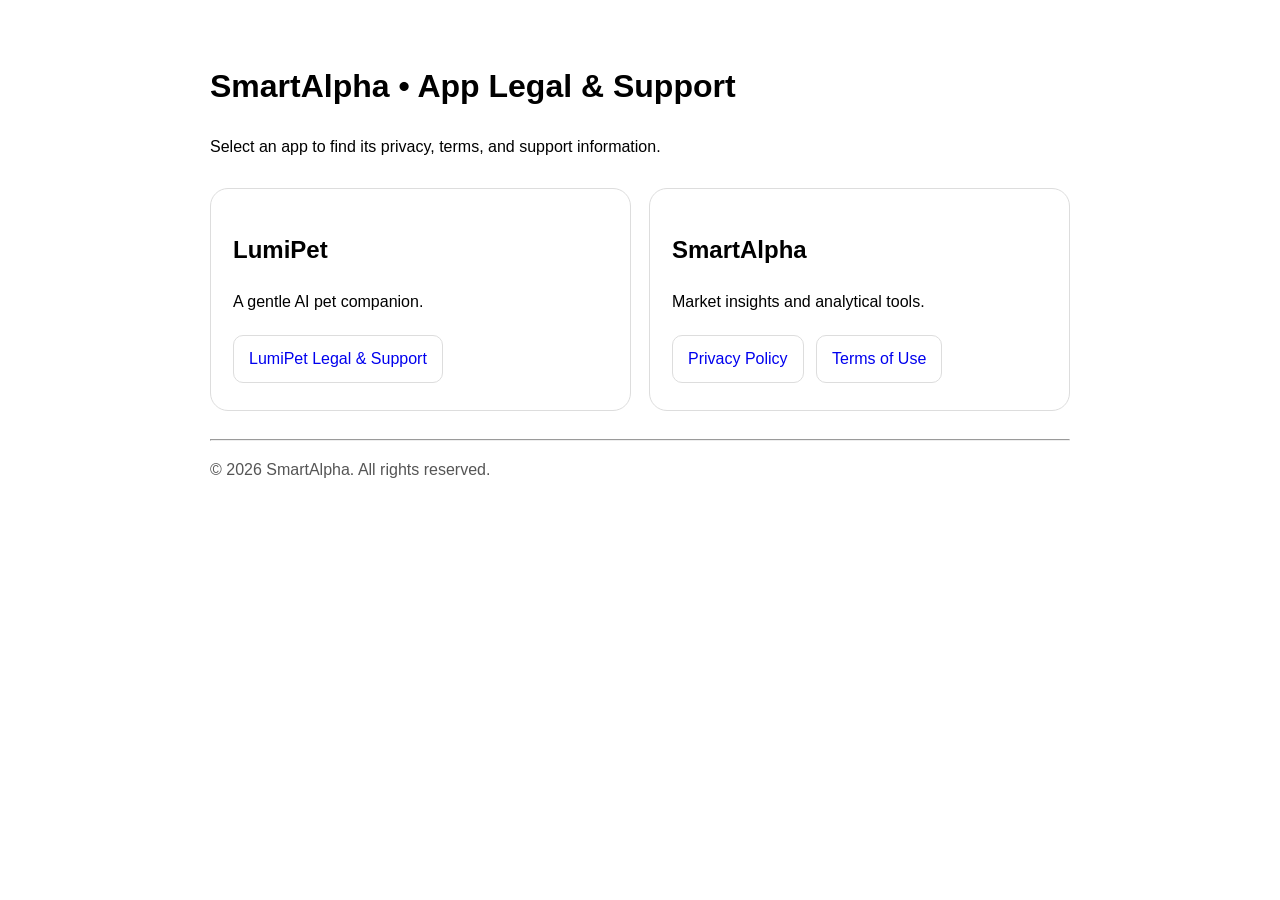
<file: index.html>
<!doctype html>
<html lang="en">
<head>
  <meta charset="utf-8" />
  <meta name="viewport" content="width=device-width,initial-scale=1" />
  <title>SmartAlpha • App Legal &amp; Support</title>
  <meta name="description" content="Legal and support pages for apps published by SmartAlpha">
  <style>
    body {font-family:-apple-system,BlinkMacSystemFont,Segoe UI,Roboto,Helvetica,Arial,Apple Color Emoji,Noto Color Emoji,sans-serif; margin:0; padding:40px; line-height:1.6;}
    .wrap {max-width:860px; margin:0 auto;}
    .apps {display:grid;grid-template-columns:repeat(auto-fit,minmax(260px,1fr));gap:18px;margin:28px 0;}
    .app {padding:22px;border:1px solid #ddd;border-radius:18px;background:#fff;}
    a.button {display:inline-block; padding:10px 15px; border:1px solid #ddd; border-radius:10px; text-decoration:none; margin:5px 8px 5px 0;}
  </style>
</head> 
<body>
  <div class="wrap">
    <h1>SmartAlpha • App Legal &amp; Support</h1>
    <p>Select an app to find its privacy, terms, and support information.</p>
    <div class="apps">
      <section class="app">
        <h2>LumiPet</h2>
        <p>A gentle AI pet companion.</p>
        <a class="button" href="./lumipet/">LumiPet Legal &amp; Support</a>
      </section>
      <section class="app">
        <h2>SmartAlpha</h2>
        <p>Market insights and analytical tools.</p>
        <a class="button" href="./privacy/">Privacy Policy</a>
        <a class="button" href="./terms/">Terms of Use</a>
      </section>
    </div>
    <hr />
    <p style="color:#555">© <span id="y"></span> SmartAlpha. All rights reserved.</p>
  </div>
  <script>document.getElementById('y').textContent = new Date().getFullYear();</script>
</body>
</html>
</file>
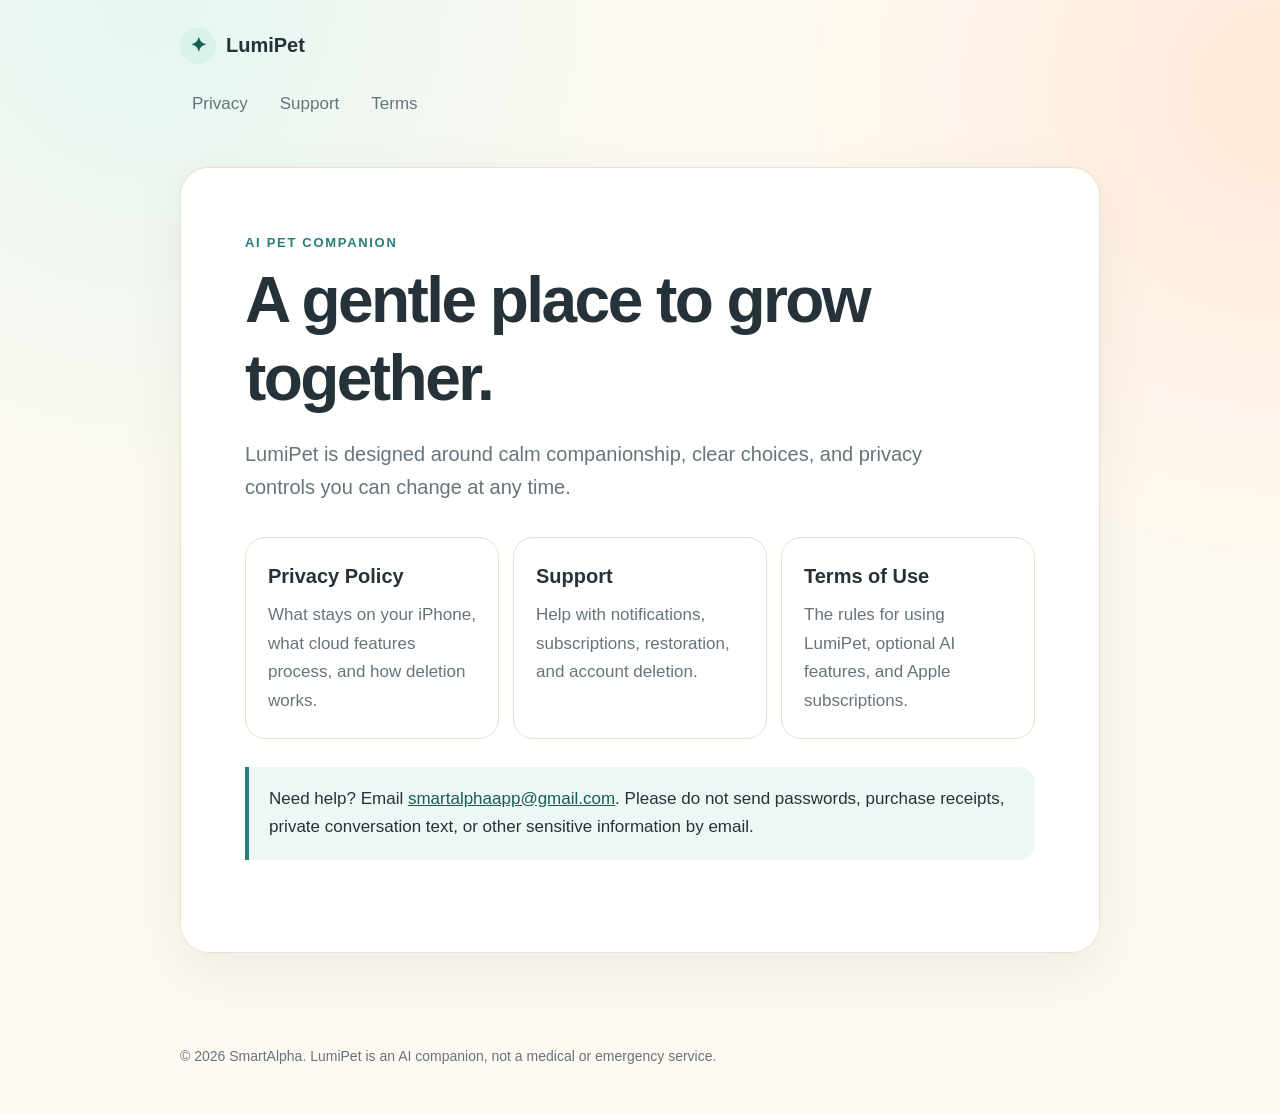
<file: lumipet/index.html>
<!doctype html>
<html lang="en">
<head>
  <meta charset="utf-8">
  <meta name="viewport" content="width=device-width,initial-scale=1">
  <title>LumiPet • Privacy, Terms &amp; Support</title>
  <meta name="description" content="Privacy, terms, and support for LumiPet: AI Pet Companion.">
  <link rel="stylesheet" href="./assets/style.css">
</head>
<body>
  <header class="shell">
    <a class="brand" href="./"><span class="spark" aria-hidden="true">✦</span> LumiPet</a>
    <nav aria-label="LumiPet legal and support">
      <a href="./privacy/">Privacy</a>
      <a href="./support/">Support</a>
      <a href="./terms/">Terms</a>
    </nav>
  </header>
  <main class="shell">
    <section class="hero">
      <p class="eyebrow">AI Pet Companion</p>
      <h1>A gentle place to grow together.</h1>
      <p class="lede">LumiPet is designed around calm companionship, clear choices, and privacy controls you can change at any time.</p>
      <div class="cards">
        <a class="card" href="./privacy/"><strong>Privacy Policy</strong><span>What stays on your iPhone, what cloud features process, and how deletion works.</span></a>
        <a class="card" href="./support/"><strong>Support</strong><span>Help with notifications, subscriptions, restoration, and account deletion.</span></a>
        <a class="card" href="./terms/"><strong>Terms of Use</strong><span>The rules for using LumiPet, optional AI features, and Apple subscriptions.</span></a>
      </div>
      <div class="callout">
        Need help? Email <a href="mailto:smartalphaapp@gmail.com">smartalphaapp@gmail.com</a>. Please do not send passwords, purchase receipts, private conversation text, or other sensitive information by email.
      </div>
    </section>
  </main>
  <footer class="shell">© <span id="year"></span> SmartAlpha. LumiPet is an AI companion, not a medical or emergency service.</footer>
  <script>document.getElementById('year').textContent = new Date().getFullYear();</script>
</body>
</html>
</file>
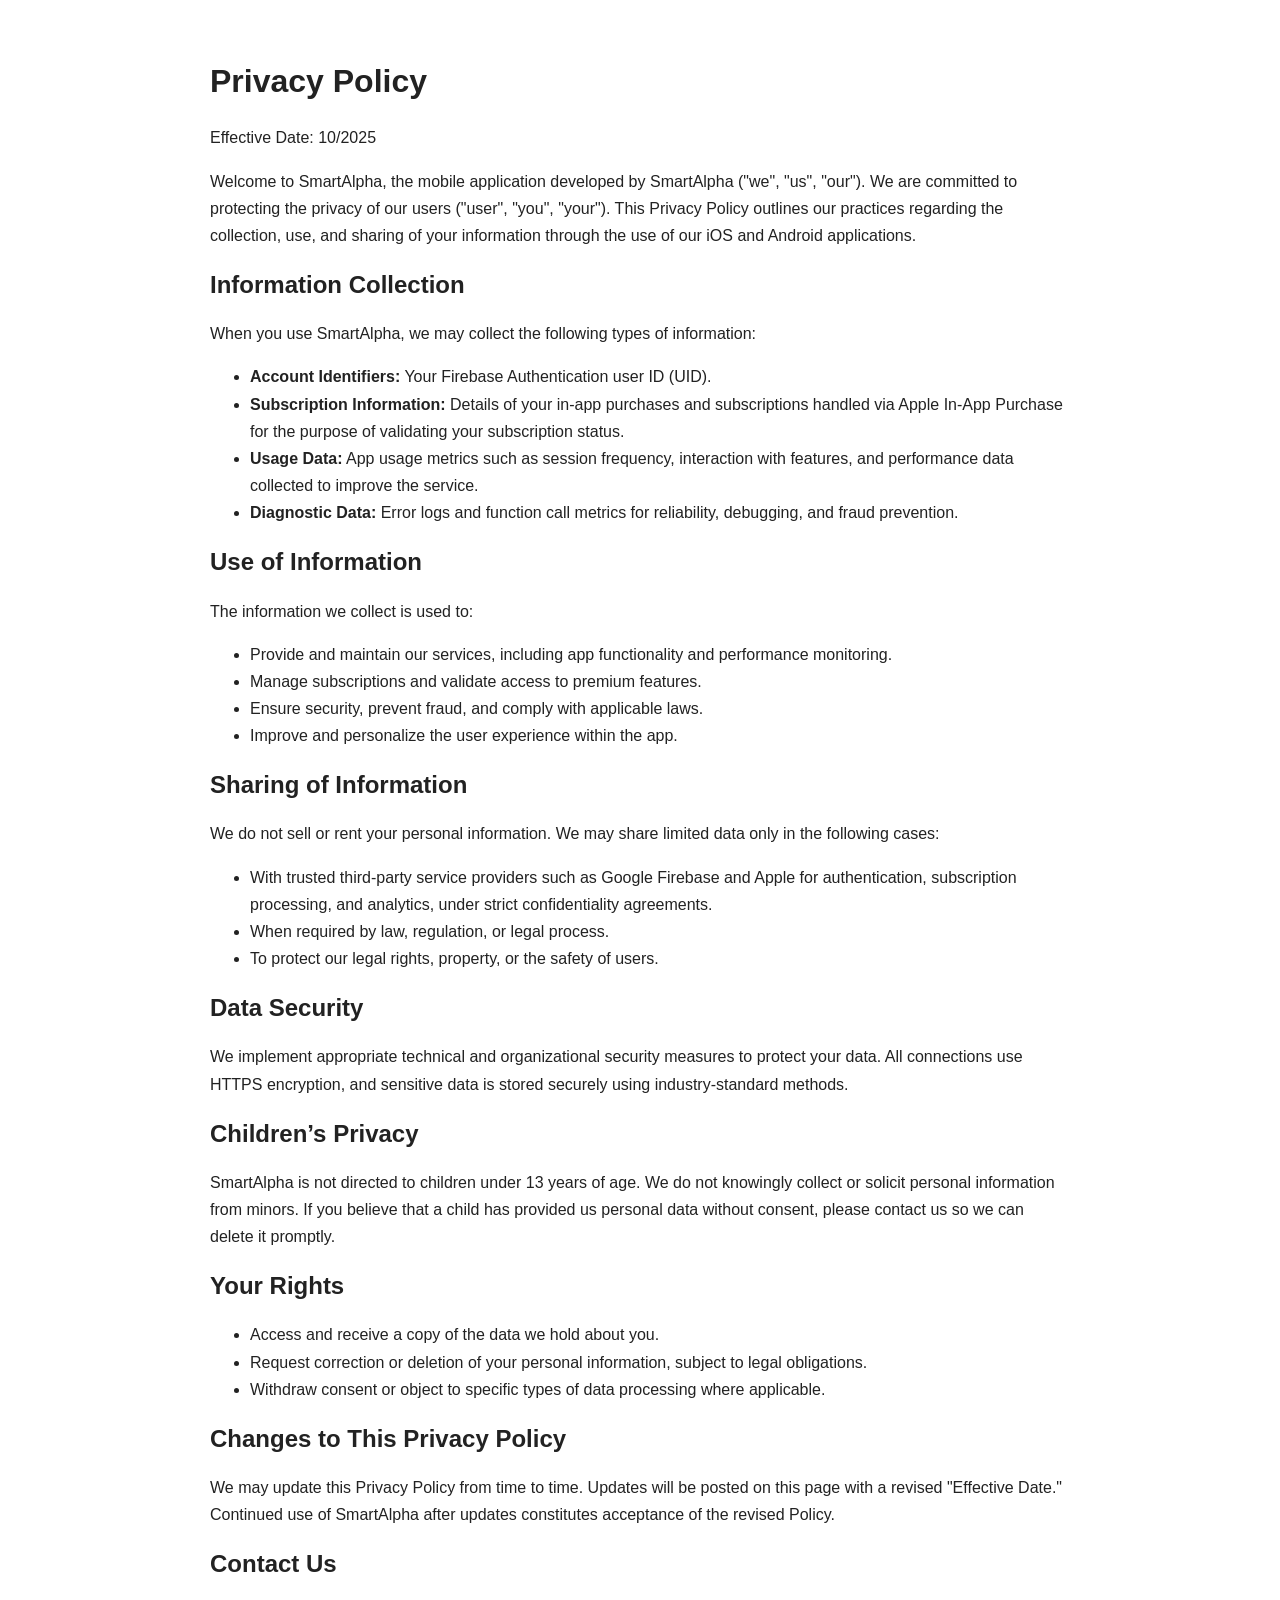
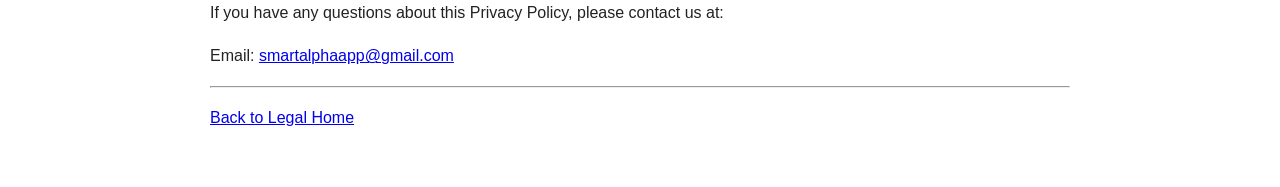
<file: privacy/index.html>
<!doctype html>
<html lang="en">
<head>
  <meta charset="utf-8" />
  <meta name="viewport" content="width=device-width,initial-scale=1" />
  <title>SmartAlpha • Privacy Policy</title>
  <meta name="description" content="SmartAlpha Privacy Policy">
  <style>
    body {font-family:-apple-system,BlinkMacSystemFont,Segoe UI,Roboto,Helvetica,Arial,Apple Color Emoji,Noto Color Emoji,sans-serif;margin:0;padding:40px;line-height:1.7;color:#222;}
    .wrap {max-width:860px;margin:0 auto;}
    h1,h2 {line-height:1.3;}
  </style>
</head>
<body>
  <div class="wrap">
    <h1>Privacy Policy</h1>
    <p>Effective Date: 10/2025</p>

    <p>Welcome to SmartAlpha, the mobile application developed by SmartAlpha ("we", "us", "our"). We are committed to protecting the privacy of our users ("user", "you", "your"). This Privacy Policy outlines our practices regarding the collection, use, and sharing of your information through the use of our iOS and Android applications.</p>

    <h2>Information Collection</h2>
    <p>When you use SmartAlpha, we may collect the following types of information:</p>
    <ul>
      <li><strong>Account Identifiers:</strong> Your Firebase Authentication user ID (UID).</li>
      <li><strong>Subscription Information:</strong> Details of your in-app purchases and subscriptions handled via Apple In-App Purchase for the purpose of validating your subscription status.</li>
      <li><strong>Usage Data:</strong> App usage metrics such as session frequency, interaction with features, and performance data collected to improve the service.</li>
      <li><strong>Diagnostic Data:</strong> Error logs and function call metrics for reliability, debugging, and fraud prevention.</li>
    </ul>

    <h2>Use of Information</h2>
    <p>The information we collect is used to:</p>
    <ul>
      <li>Provide and maintain our services, including app functionality and performance monitoring.</li>
      <li>Manage subscriptions and validate access to premium features.</li>
      <li>Ensure security, prevent fraud, and comply with applicable laws.</li>
      <li>Improve and personalize the user experience within the app.</li>
    </ul>

    <h2>Sharing of Information</h2>
    <p>We do not sell or rent your personal information. We may share limited data only in the following cases:</p>
    <ul>
      <li>With trusted third-party service providers such as Google Firebase and Apple for authentication, subscription processing, and analytics, under strict confidentiality agreements.</li>
      <li>When required by law, regulation, or legal process.</li>
      <li>To protect our legal rights, property, or the safety of users.</li>
    </ul>

    <h2>Data Security</h2>
    <p>We implement appropriate technical and organizational security measures to protect your data. All connections use HTTPS encryption, and sensitive data is stored securely using industry-standard methods.</p>

    <h2>Children’s Privacy</h2>
    <p>SmartAlpha is not directed to children under 13 years of age. We do not knowingly collect or solicit personal information from minors. If you believe that a child has provided us personal data without consent, please contact us so we can delete it promptly.</p>

    <h2>Your Rights</h2>
    <ul>
      <li>Access and receive a copy of the data we hold about you.</li>
      <li>Request correction or deletion of your personal information, subject to legal obligations.</li>
      <li>Withdraw consent or object to specific types of data processing where applicable.</li>
    </ul>

    <h2>Changes to This Privacy Policy</h2>
    <p>We may update this Privacy Policy from time to time. Updates will be posted on this page with a revised "Effective Date." Continued use of SmartAlpha after updates constitutes acceptance of the revised Policy.</p>

    <h2>Contact Us</h2>
    <p>If you have any questions about this Privacy Policy, please contact us at:</p>
    <p>Email: <a href="mailto:smartalphaapp@gmail.com">smartalphaapp@gmail.com</a></p>

    <hr/>
    <p><a href="../">Back to Legal Home</a></p>
  </div>
</body>
</html>
</file>
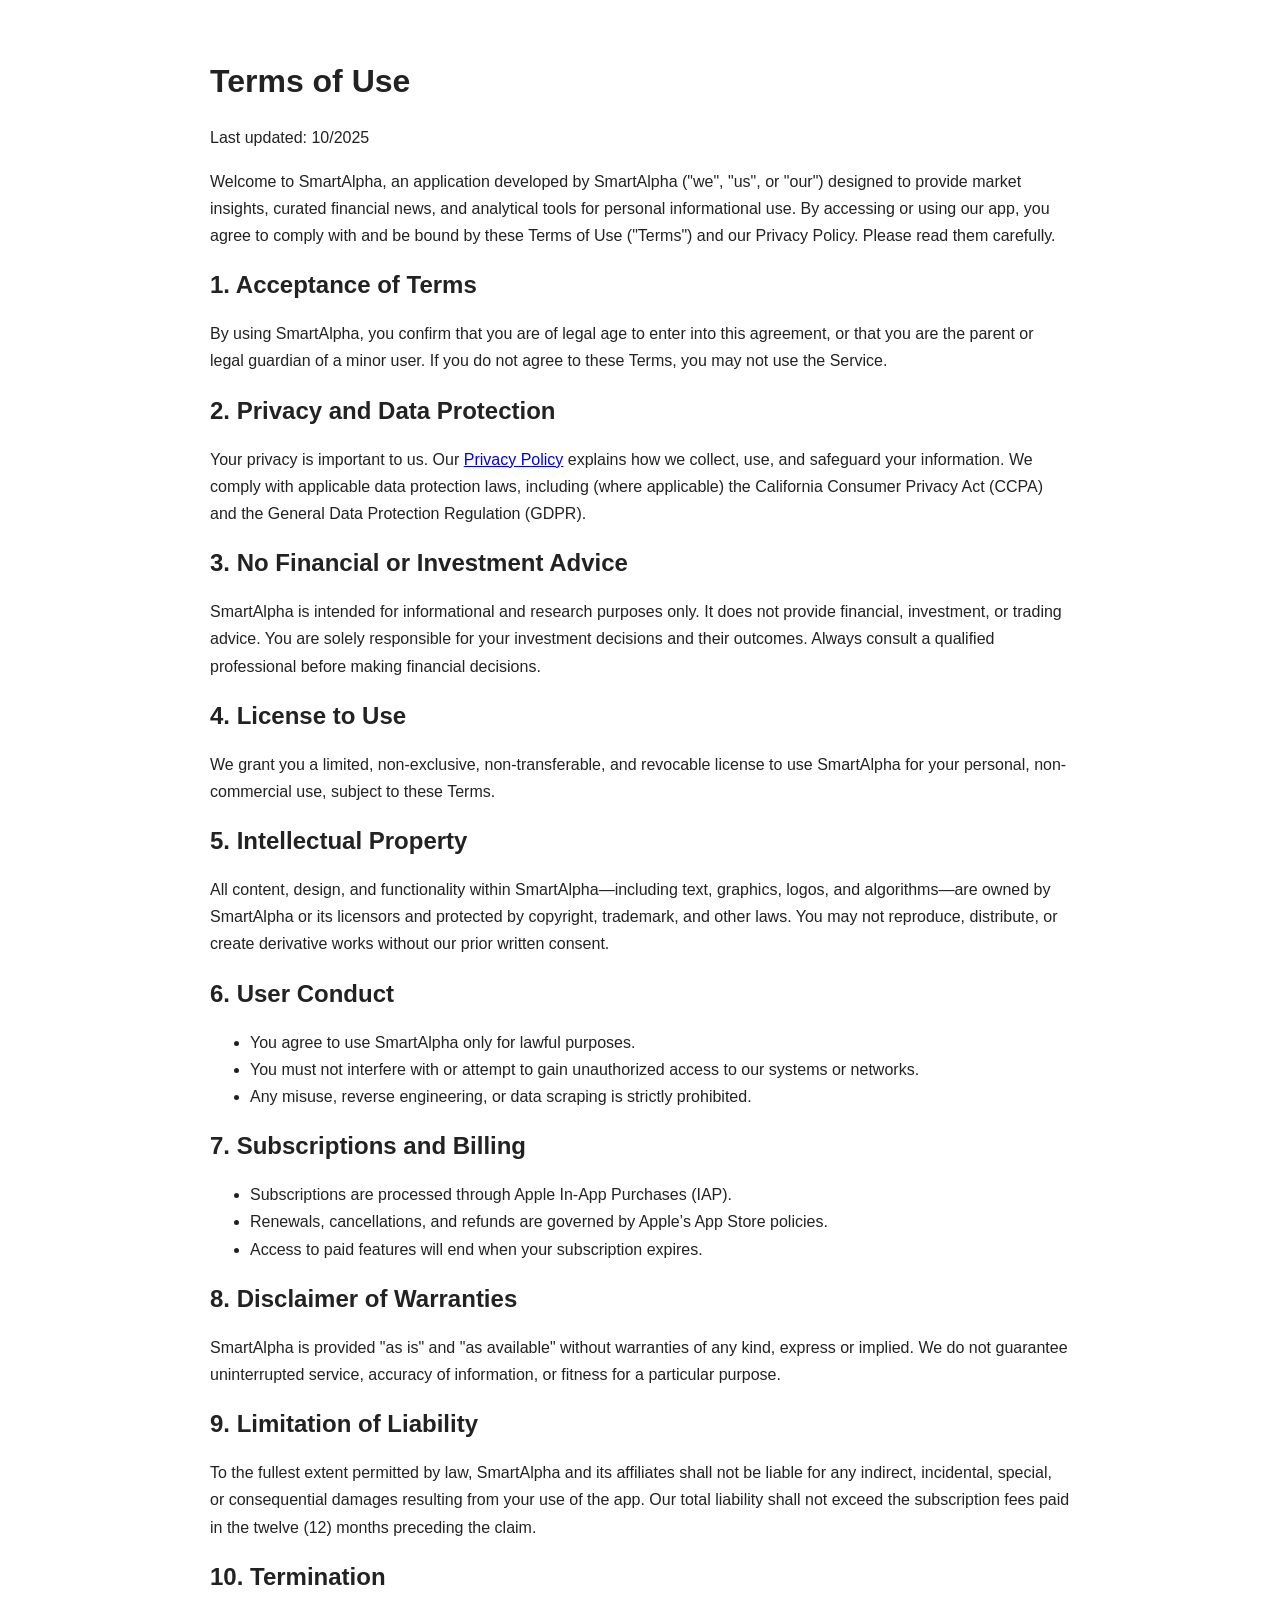
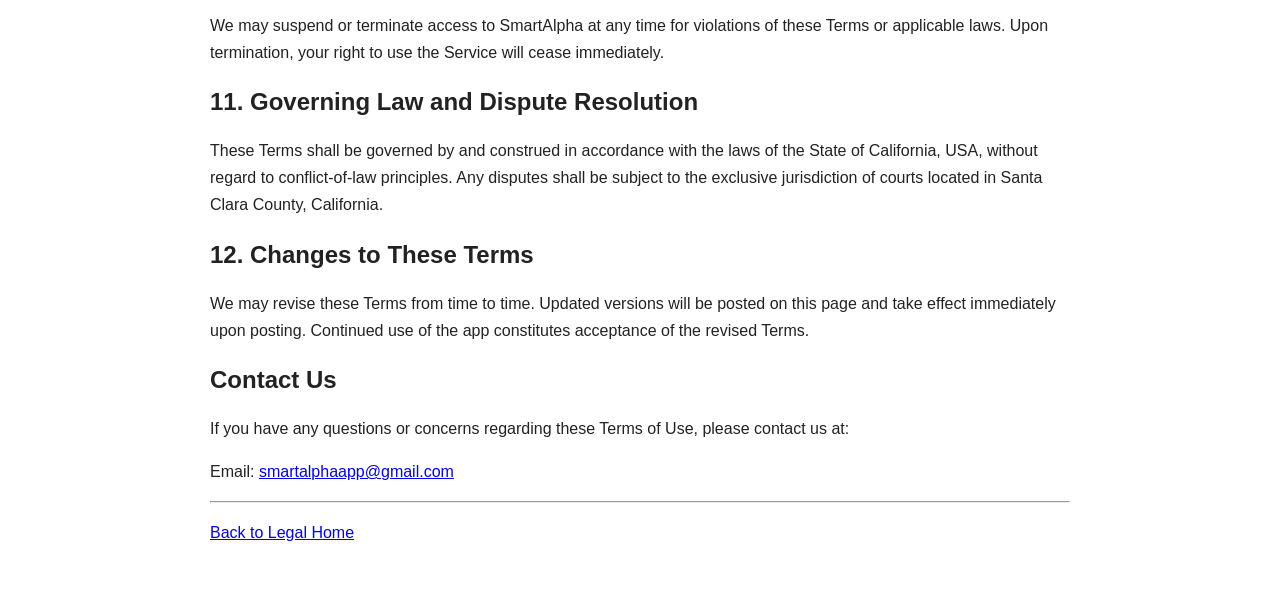
<file: terms/index.html>
<!doctype html>
<html lang="en">
<head>
  <meta charset="utf-8" />
  <meta name="viewport" content="width=device-width,initial-scale=1" />
  <title>SmartAlpha • Terms of Use</title>
  <meta name="description" content="SmartAlpha Terms of Use">
  <style>
    body {font-family:-apple-system,BlinkMacSystemFont,Segoe UI,Roboto,Helvetica,Arial,Apple Color Emoji,Noto Color Emoji,sans-serif;margin:0;padding:40px;line-height:1.7;color:#222;}
    .wrap {max-width:860px;margin:0 auto;}
    h1,h2 {line-height:1.3;}
  </style>
</head>
<body>
  <div class="wrap">
    <h1>Terms of Use</h1>
    <p>Last updated: 10/2025</p>

    <p>Welcome to SmartAlpha, an application developed by SmartAlpha ("we", "us", or "our") designed to provide market insights, curated financial news, and analytical tools for personal informational use. By accessing or using our app, you agree to comply with and be bound by these Terms of Use ("Terms") and our Privacy Policy. Please read them carefully.</p>

    <h2>1. Acceptance of Terms</h2>
    <p>By using SmartAlpha, you confirm that you are of legal age to enter into this agreement, or that you are the parent or legal guardian of a minor user. If you do not agree to these Terms, you may not use the Service.</p>

    <h2>2. Privacy and Data Protection</h2>
    <p>Your privacy is important to us. Our <a href="../privacy/">Privacy Policy</a> explains how we collect, use, and safeguard your information. We comply with applicable data protection laws, including (where applicable) the California Consumer Privacy Act (CCPA) and the General Data Protection Regulation (GDPR).</p>

    <h2>3. No Financial or Investment Advice</h2>
    <p>SmartAlpha is intended for informational and research purposes only. It does not provide financial, investment, or trading advice. You are solely responsible for your investment decisions and their outcomes. Always consult a qualified professional before making financial decisions.</p>

    <h2>4. License to Use</h2>
    <p>We grant you a limited, non-exclusive, non-transferable, and revocable license to use SmartAlpha for your personal, non-commercial use, subject to these Terms.</p>

    <h2>5. Intellectual Property</h2>
    <p>All content, design, and functionality within SmartAlpha—including text, graphics, logos, and algorithms—are owned by SmartAlpha or its licensors and protected by copyright, trademark, and other laws. You may not reproduce, distribute, or create derivative works without our prior written consent.</p>

    <h2>6. User Conduct</h2>
    <ul>
      <li>You agree to use SmartAlpha only for lawful purposes.</li>
      <li>You must not interfere with or attempt to gain unauthorized access to our systems or networks.</li>
      <li>Any misuse, reverse engineering, or data scraping is strictly prohibited.</li>
    </ul>

    <h2>7. Subscriptions and Billing</h2>
    <ul>
      <li>Subscriptions are processed through Apple In-App Purchases (IAP).</li>
      <li>Renewals, cancellations, and refunds are governed by Apple’s App Store policies.</li>
      <li>Access to paid features will end when your subscription expires.</li>
    </ul>

    <h2>8. Disclaimer of Warranties</h2>
    <p>SmartAlpha is provided "as is" and "as available" without warranties of any kind, express or implied. We do not guarantee uninterrupted service, accuracy of information, or fitness for a particular purpose.</p>

    <h2>9. Limitation of Liability</h2>
    <p>To the fullest extent permitted by law, SmartAlpha and its affiliates shall not be liable for any indirect, incidental, special, or consequential damages resulting from your use of the app. Our total liability shall not exceed the subscription fees paid in the twelve (12) months preceding the claim.</p>

    <h2>10. Termination</h2>
    <p>We may suspend or terminate access to SmartAlpha at any time for violations of these Terms or applicable laws. Upon termination, your right to use the Service will cease immediately.</p>

    <h2>11. Governing Law and Dispute Resolution</h2>
    <p>These Terms shall be governed by and construed in accordance with the laws of the State of California, USA, without regard to conflict-of-law principles. Any disputes shall be subject to the exclusive jurisdiction of courts located in Santa Clara County, California.</p>

    <h2>12. Changes to These Terms</h2>
    <p>We may revise these Terms from time to time. Updated versions will be posted on this page and take effect immediately upon posting. Continued use of the app constitutes acceptance of the revised Terms.</p>

    <h2>Contact Us</h2>
    <p>If you have any questions or concerns regarding these Terms of Use, please contact us at:</p>
    <p>Email: <a href="mailto:smartalphaapp@gmail.com">smartalphaapp@gmail.com</a></p>

    <hr/>
    <p><a href="../">Back to Legal Home</a></p>
  </div>
</body>
</html>
</file>
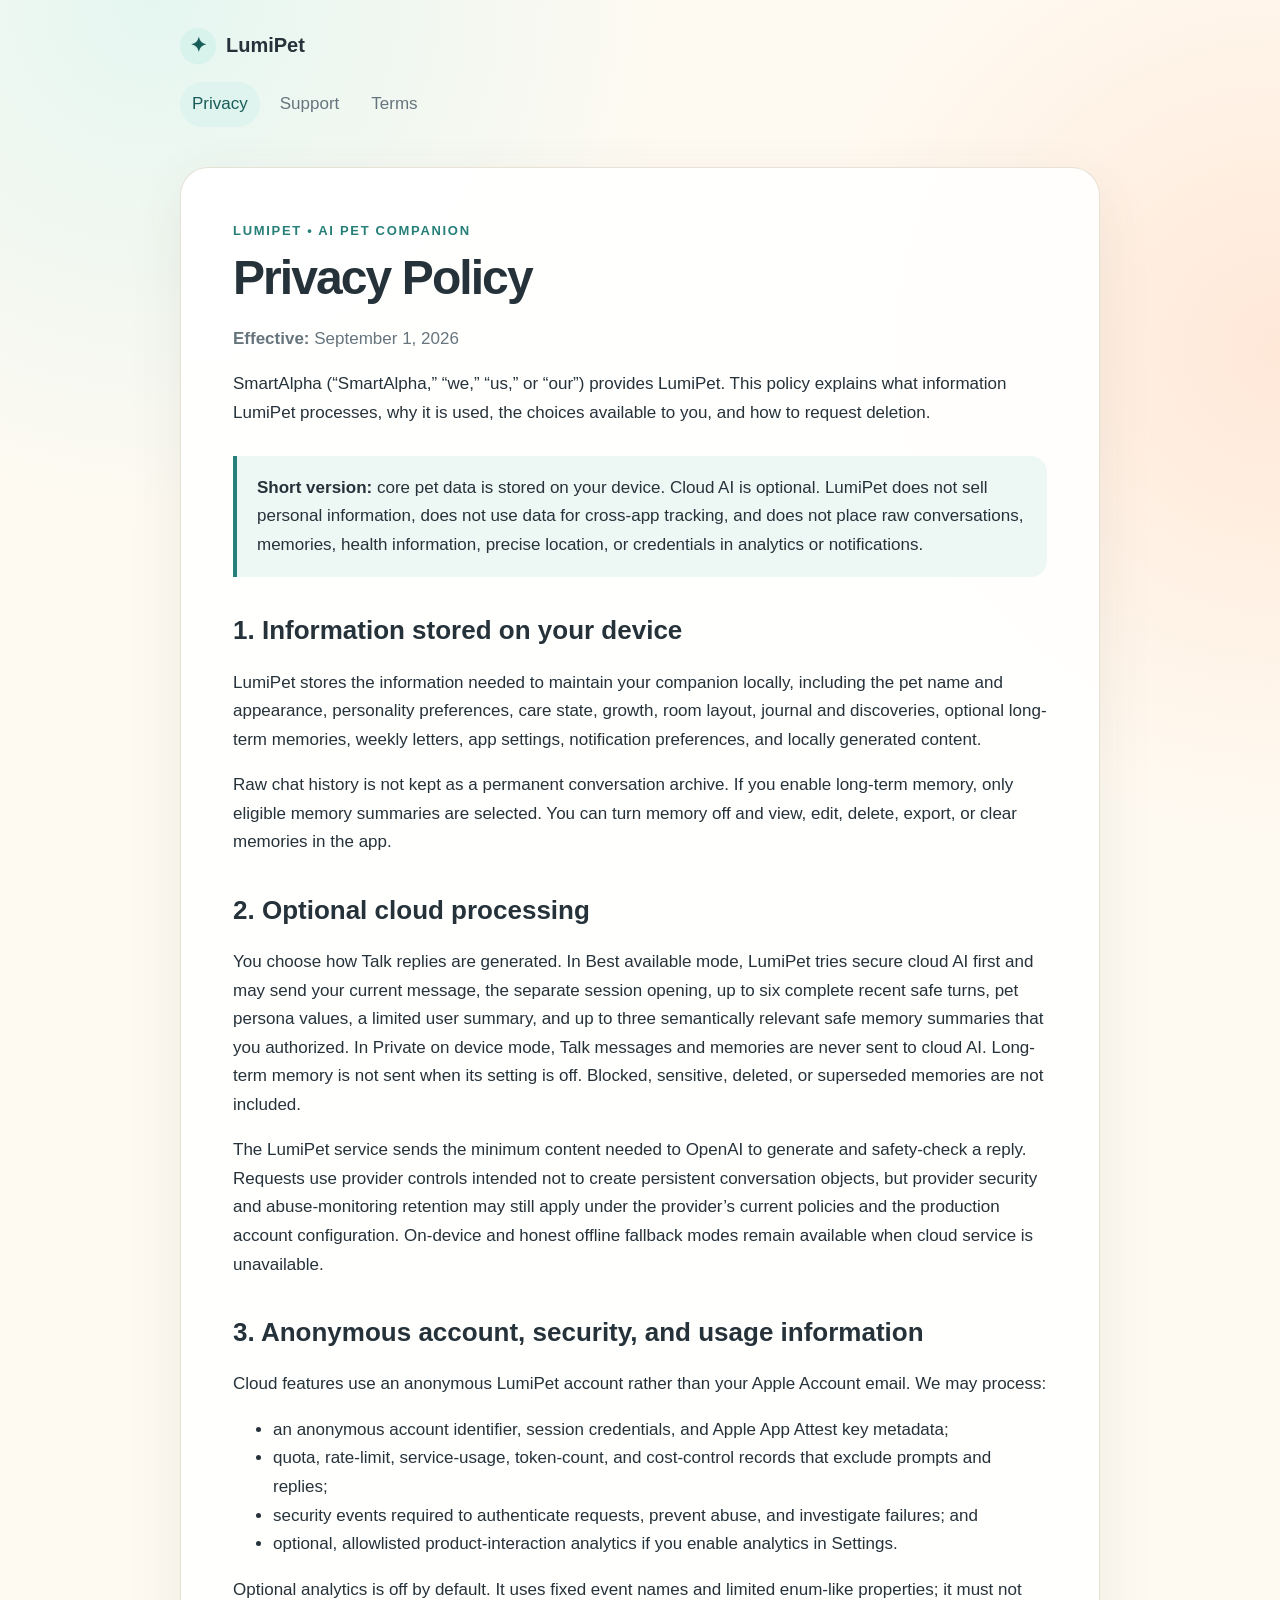
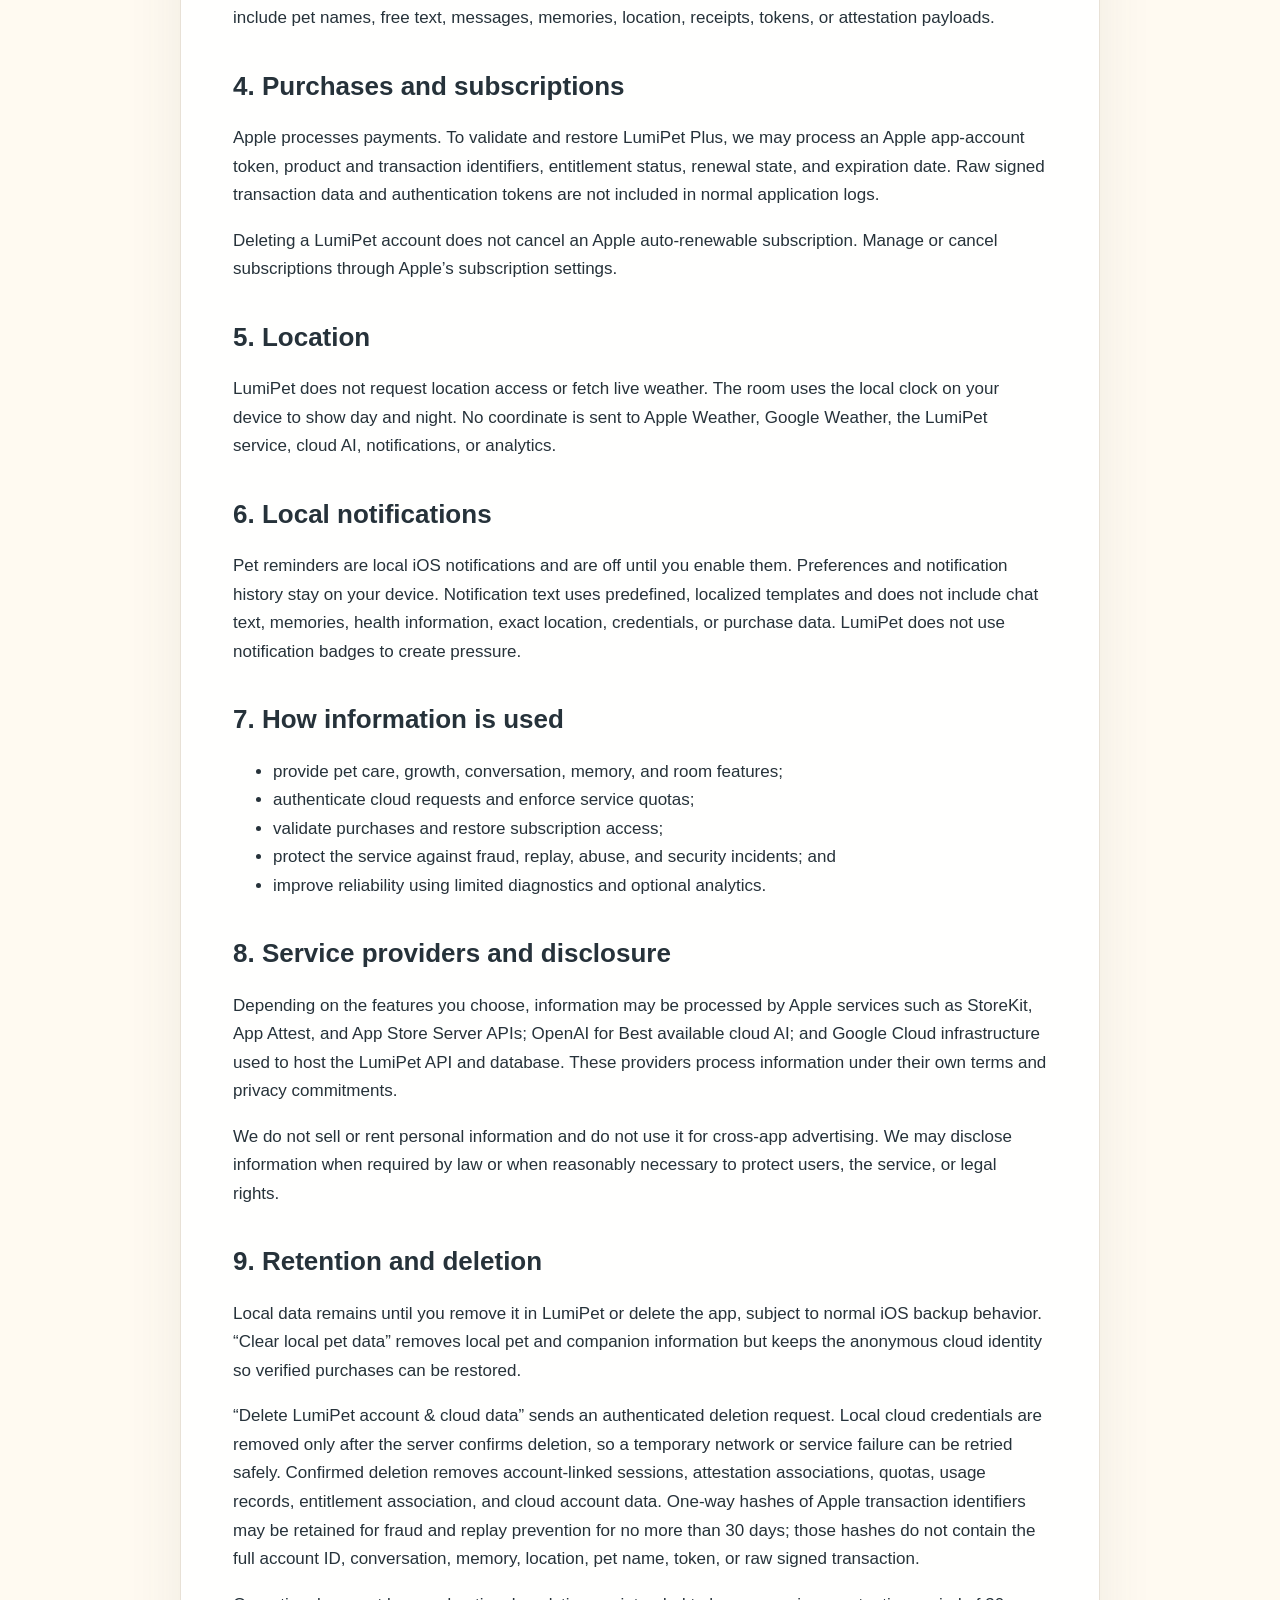
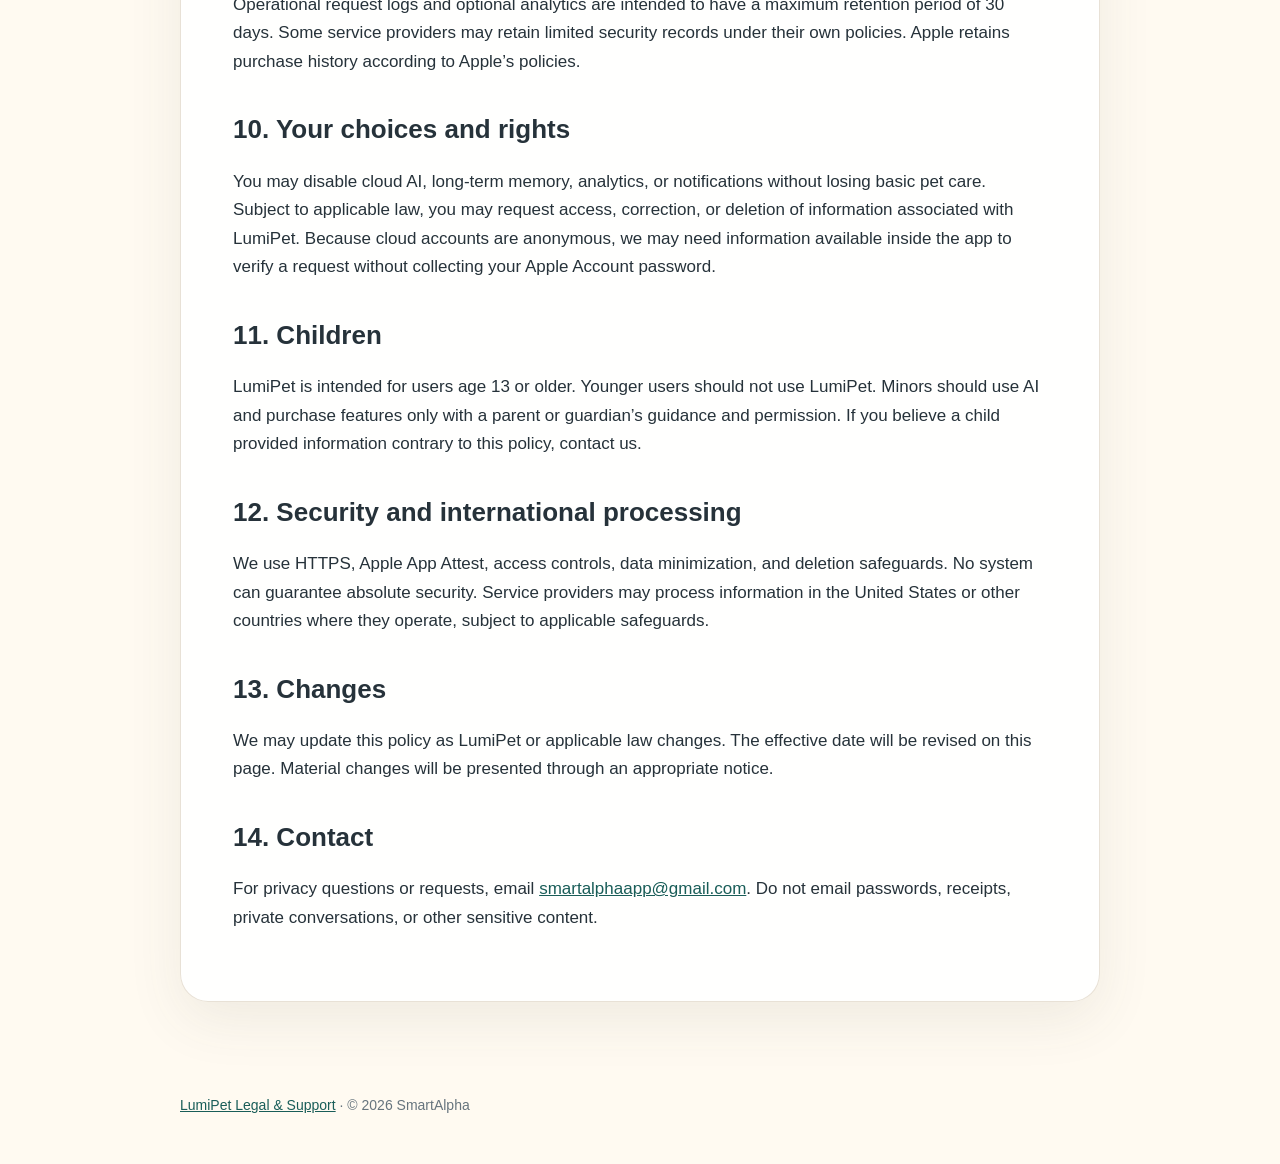
<file: lumipet/privacy/index.html>
<!doctype html>
<html lang="en">
<head>
  <meta charset="utf-8">
  <meta name="viewport" content="width=device-width,initial-scale=1">
  <title>LumiPet • Privacy Policy</title>
  <meta name="description" content="Privacy Policy for LumiPet: AI Pet Companion.">
  <link rel="stylesheet" href="../assets/style.css">
</head>
<body>
  <header class="shell">
    <a class="brand" href="../"><span class="spark" aria-hidden="true">✦</span> LumiPet</a>
    <nav aria-label="LumiPet legal and support">
      <a href="./" aria-current="page">Privacy</a>
      <a href="../support/">Support</a>
      <a href="../terms/">Terms</a>
    </nav>
  </header>
  <main class="shell">
    <article class="paper">
      <p class="eyebrow">LumiPet • AI Pet Companion</p>
      <h1>Privacy Policy</h1>
      <p class="meta"><strong>Effective:</strong> September 1, 2026</p>
      <p>SmartAlpha (“SmartAlpha,” “we,” “us,” or “our”) provides LumiPet. This policy explains what information LumiPet processes, why it is used, the choices available to you, and how to request deletion.</p>

      <div class="callout"><strong>Short version:</strong> core pet data is stored on your device. Cloud AI is optional. LumiPet does not sell personal information, does not use data for cross-app tracking, and does not place raw conversations, memories, health information, precise location, or credentials in analytics or notifications.</div>

      <h2>1. Information stored on your device</h2>
      <p>LumiPet stores the information needed to maintain your companion locally, including the pet name and appearance, personality preferences, care state, growth, room layout, journal and discoveries, optional long-term memories, weekly letters, app settings, notification preferences, and locally generated content.</p>
      <p>Raw chat history is not kept as a permanent conversation archive. If you enable long-term memory, only eligible memory summaries are selected. You can turn memory off and view, edit, delete, export, or clear memories in the app.</p>

      <h2>2. Optional cloud processing</h2>
      <p>You choose how Talk replies are generated. In Best available mode, LumiPet tries secure cloud AI first and may send your current message, the separate session opening, up to six complete recent safe turns, pet persona values, a limited user summary, and up to three semantically relevant safe memory summaries that you authorized. In Private on device mode, Talk messages and memories are never sent to cloud AI. Long-term memory is not sent when its setting is off. Blocked, sensitive, deleted, or superseded memories are not included.</p>
      <p>The LumiPet service sends the minimum content needed to OpenAI to generate and safety-check a reply. Requests use provider controls intended not to create persistent conversation objects, but provider security and abuse-monitoring retention may still apply under the provider’s current policies and the production account configuration. On-device and honest offline fallback modes remain available when cloud service is unavailable.</p>

      <h2>3. Anonymous account, security, and usage information</h2>
      <p>Cloud features use an anonymous LumiPet account rather than your Apple Account email. We may process:</p>
      <ul>
        <li>an anonymous account identifier, session credentials, and Apple App Attest key metadata;</li>
        <li>quota, rate-limit, service-usage, token-count, and cost-control records that exclude prompts and replies;</li>
        <li>security events required to authenticate requests, prevent abuse, and investigate failures; and</li>
        <li>optional, allowlisted product-interaction analytics if you enable analytics in Settings.</li>
      </ul>
      <p>Optional analytics is off by default. It uses fixed event names and limited enum-like properties; it must not include pet names, free text, messages, memories, location, receipts, tokens, or attestation payloads.</p>

      <h2>4. Purchases and subscriptions</h2>
      <p>Apple processes payments. To validate and restore LumiPet Plus, we may process an Apple app-account token, product and transaction identifiers, entitlement status, renewal state, and expiration date. Raw signed transaction data and authentication tokens are not included in normal application logs.</p>
      <p>Deleting a LumiPet account does not cancel an Apple auto-renewable subscription. Manage or cancel subscriptions through Apple’s subscription settings.</p>

      <h2>5. Location</h2>
      <p>LumiPet does not request location access or fetch live weather. The room uses the local clock on your device to show day and night. No coordinate is sent to Apple Weather, Google Weather, the LumiPet service, cloud AI, notifications, or analytics.</p>

      <h2>6. Local notifications</h2>
      <p>Pet reminders are local iOS notifications and are off until you enable them. Preferences and notification history stay on your device. Notification text uses predefined, localized templates and does not include chat text, memories, health information, exact location, credentials, or purchase data. LumiPet does not use notification badges to create pressure.</p>

      <h2>7. How information is used</h2>
      <ul>
        <li>provide pet care, growth, conversation, memory, and room features;</li>
        <li>authenticate cloud requests and enforce service quotas;</li>
        <li>validate purchases and restore subscription access;</li>
        <li>protect the service against fraud, replay, abuse, and security incidents; and</li>
        <li>improve reliability using limited diagnostics and optional analytics.</li>
      </ul>

      <h2>8. Service providers and disclosure</h2>
      <p>Depending on the features you choose, information may be processed by Apple services such as StoreKit, App Attest, and App Store Server APIs; OpenAI for Best available cloud AI; and Google Cloud infrastructure used to host the LumiPet API and database. These providers process information under their own terms and privacy commitments.</p>
      <p>We do not sell or rent personal information and do not use it for cross-app advertising. We may disclose information when required by law or when reasonably necessary to protect users, the service, or legal rights.</p>

      <h2>9. Retention and deletion</h2>
      <p>Local data remains until you remove it in LumiPet or delete the app, subject to normal iOS backup behavior. “Clear local pet data” removes local pet and companion information but keeps the anonymous cloud identity so verified purchases can be restored.</p>
      <p>“Delete LumiPet account &amp; cloud data” sends an authenticated deletion request. Local cloud credentials are removed only after the server confirms deletion, so a temporary network or service failure can be retried safely. Confirmed deletion removes account-linked sessions, attestation associations, quotas, usage records, entitlement association, and cloud account data. One-way hashes of Apple transaction identifiers may be retained for fraud and replay prevention for no more than 30 days; those hashes do not contain the full account ID, conversation, memory, location, pet name, token, or raw signed transaction.</p>
      <p>Operational request logs and optional analytics are intended to have a maximum retention period of 30 days. Some service providers may retain limited security records under their own policies. Apple retains purchase history according to Apple’s policies.</p>

      <h2>10. Your choices and rights</h2>
      <p>You may disable cloud AI, long-term memory, analytics, or notifications without losing basic pet care. Subject to applicable law, you may request access, correction, or deletion of information associated with LumiPet. Because cloud accounts are anonymous, we may need information available inside the app to verify a request without collecting your Apple Account password.</p>

      <h2>11. Children</h2>
      <p>LumiPet is intended for users age 13 or older. Younger users should not use LumiPet. Minors should use AI and purchase features only with a parent or guardian’s guidance and permission. If you believe a child provided information contrary to this policy, contact us.</p>

      <h2>12. Security and international processing</h2>
      <p>We use HTTPS, Apple App Attest, access controls, data minimization, and deletion safeguards. No system can guarantee absolute security. Service providers may process information in the United States or other countries where they operate, subject to applicable safeguards.</p>

      <h2>13. Changes</h2>
      <p>We may update this policy as LumiPet or applicable law changes. The effective date will be revised on this page. Material changes will be presented through an appropriate notice.</p>

      <h2>14. Contact</h2>
      <p>For privacy questions or requests, email <a href="mailto:smartalphaapp@gmail.com">smartalphaapp@gmail.com</a>. Do not email passwords, receipts, private conversations, or other sensitive content.</p>
    </article>
  </main>
  <footer class="shell"><a href="../">LumiPet Legal &amp; Support</a> · © <span id="year"></span> SmartAlpha</footer>
  <script>document.getElementById('year').textContent = new Date().getFullYear();</script>
</body>
</html>
</file>
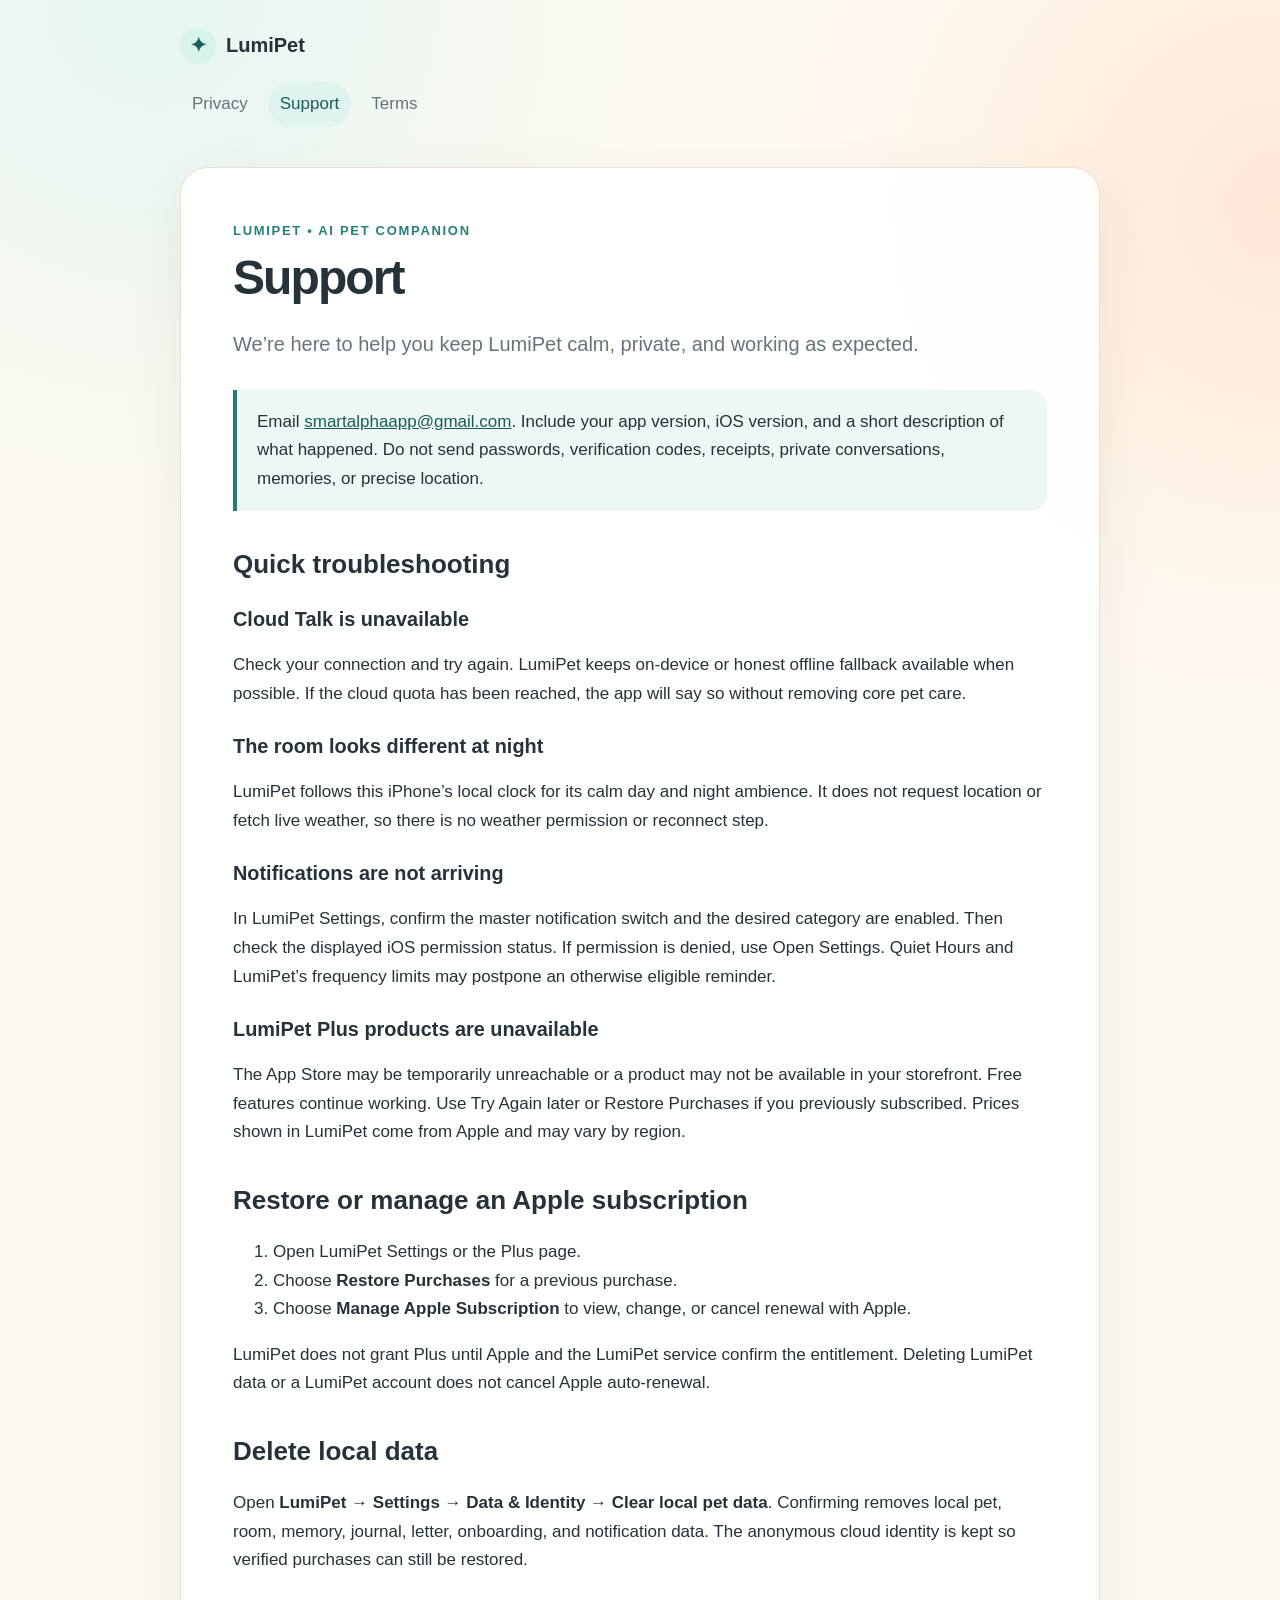
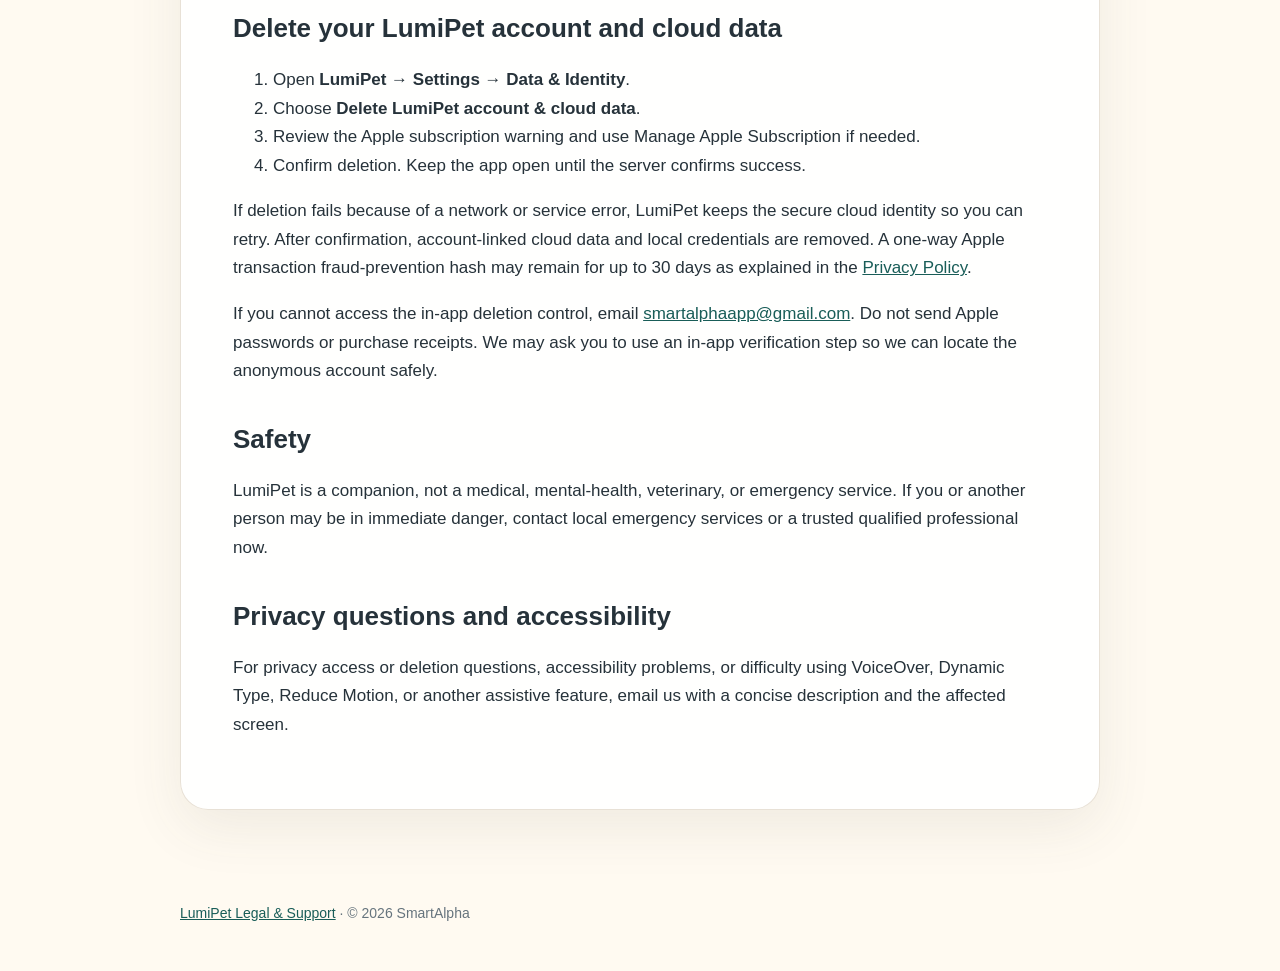
<file: lumipet/support/index.html>
<!doctype html>
<html lang="en">
<head>
  <meta charset="utf-8">
  <meta name="viewport" content="width=device-width,initial-scale=1">
  <title>LumiPet • Support</title>
  <meta name="description" content="Support and account deletion help for LumiPet: AI Pet Companion.">
  <link rel="stylesheet" href="../assets/style.css">
</head>
<body>
  <header class="shell">
    <a class="brand" href="../"><span class="spark" aria-hidden="true">✦</span> LumiPet</a>
    <nav aria-label="LumiPet legal and support">
      <a href="../privacy/">Privacy</a>
      <a href="./" aria-current="page">Support</a>
      <a href="../terms/">Terms</a>
    </nav>
  </header>
  <main class="shell">
    <article class="paper">
      <p class="eyebrow">LumiPet • AI Pet Companion</p>
      <h1>Support</h1>
      <p class="lede">We’re here to help you keep LumiPet calm, private, and working as expected.</p>
      <div class="callout">Email <a href="mailto:smartalphaapp@gmail.com">smartalphaapp@gmail.com</a>. Include your app version, iOS version, and a short description of what happened. Do not send passwords, verification codes, receipts, private conversations, memories, or precise location.</div>

      <h2>Quick troubleshooting</h2>
      <h3>Cloud Talk is unavailable</h3>
      <p>Check your connection and try again. LumiPet keeps on-device or honest offline fallback available when possible. If the cloud quota has been reached, the app will say so without removing core pet care.</p>

      <h3>The room looks different at night</h3>
      <p>LumiPet follows this iPhone’s local clock for its calm day and night ambience. It does not request location or fetch live weather, so there is no weather permission or reconnect step.</p>

      <h3>Notifications are not arriving</h3>
      <p>In LumiPet Settings, confirm the master notification switch and the desired category are enabled. Then check the displayed iOS permission status. If permission is denied, use Open Settings. Quiet Hours and LumiPet’s frequency limits may postpone an otherwise eligible reminder.</p>

      <h3>LumiPet Plus products are unavailable</h3>
      <p>The App Store may be temporarily unreachable or a product may not be available in your storefront. Free features continue working. Use Try Again later or Restore Purchases if you previously subscribed. Prices shown in LumiPet come from Apple and may vary by region.</p>

      <h2>Restore or manage an Apple subscription</h2>
      <ol>
        <li>Open LumiPet Settings or the Plus page.</li>
        <li>Choose <strong>Restore Purchases</strong> for a previous purchase.</li>
        <li>Choose <strong>Manage Apple Subscription</strong> to view, change, or cancel renewal with Apple.</li>
      </ol>
      <p>LumiPet does not grant Plus until Apple and the LumiPet service confirm the entitlement. Deleting LumiPet data or a LumiPet account does not cancel Apple auto-renewal.</p>

      <h2>Delete local data</h2>
      <p>Open <strong>LumiPet → Settings → Data &amp; Identity → Clear local pet data</strong>. Confirming removes local pet, room, memory, journal, letter, onboarding, and notification data. The anonymous cloud identity is kept so verified purchases can still be restored.</p>

      <h2>Delete your LumiPet account and cloud data</h2>
      <ol>
        <li>Open <strong>LumiPet → Settings → Data &amp; Identity</strong>.</li>
        <li>Choose <strong>Delete LumiPet account &amp; cloud data</strong>.</li>
        <li>Review the Apple subscription warning and use Manage Apple Subscription if needed.</li>
        <li>Confirm deletion. Keep the app open until the server confirms success.</li>
      </ol>
      <p>If deletion fails because of a network or service error, LumiPet keeps the secure cloud identity so you can retry. After confirmation, account-linked cloud data and local credentials are removed. A one-way Apple transaction fraud-prevention hash may remain for up to 30 days as explained in the <a href="../privacy/">Privacy Policy</a>.</p>
      <p>If you cannot access the in-app deletion control, email <a href="mailto:smartalphaapp@gmail.com?subject=LumiPet%20account%20deletion%20request">smartalphaapp@gmail.com</a>. Do not send Apple passwords or purchase receipts. We may ask you to use an in-app verification step so we can locate the anonymous account safely.</p>

      <h2>Safety</h2>
      <p>LumiPet is a companion, not a medical, mental-health, veterinary, or emergency service. If you or another person may be in immediate danger, contact local emergency services or a trusted qualified professional now.</p>

      <h2>Privacy questions and accessibility</h2>
      <p>For privacy access or deletion questions, accessibility problems, or difficulty using VoiceOver, Dynamic Type, Reduce Motion, or another assistive feature, email us with a concise description and the affected screen.</p>
    </article>
  </main>
  <footer class="shell"><a href="../">LumiPet Legal &amp; Support</a> · © <span id="year"></span> SmartAlpha</footer>
  <script>document.getElementById('year').textContent = new Date().getFullYear();</script>
</body>
</html>
</file>
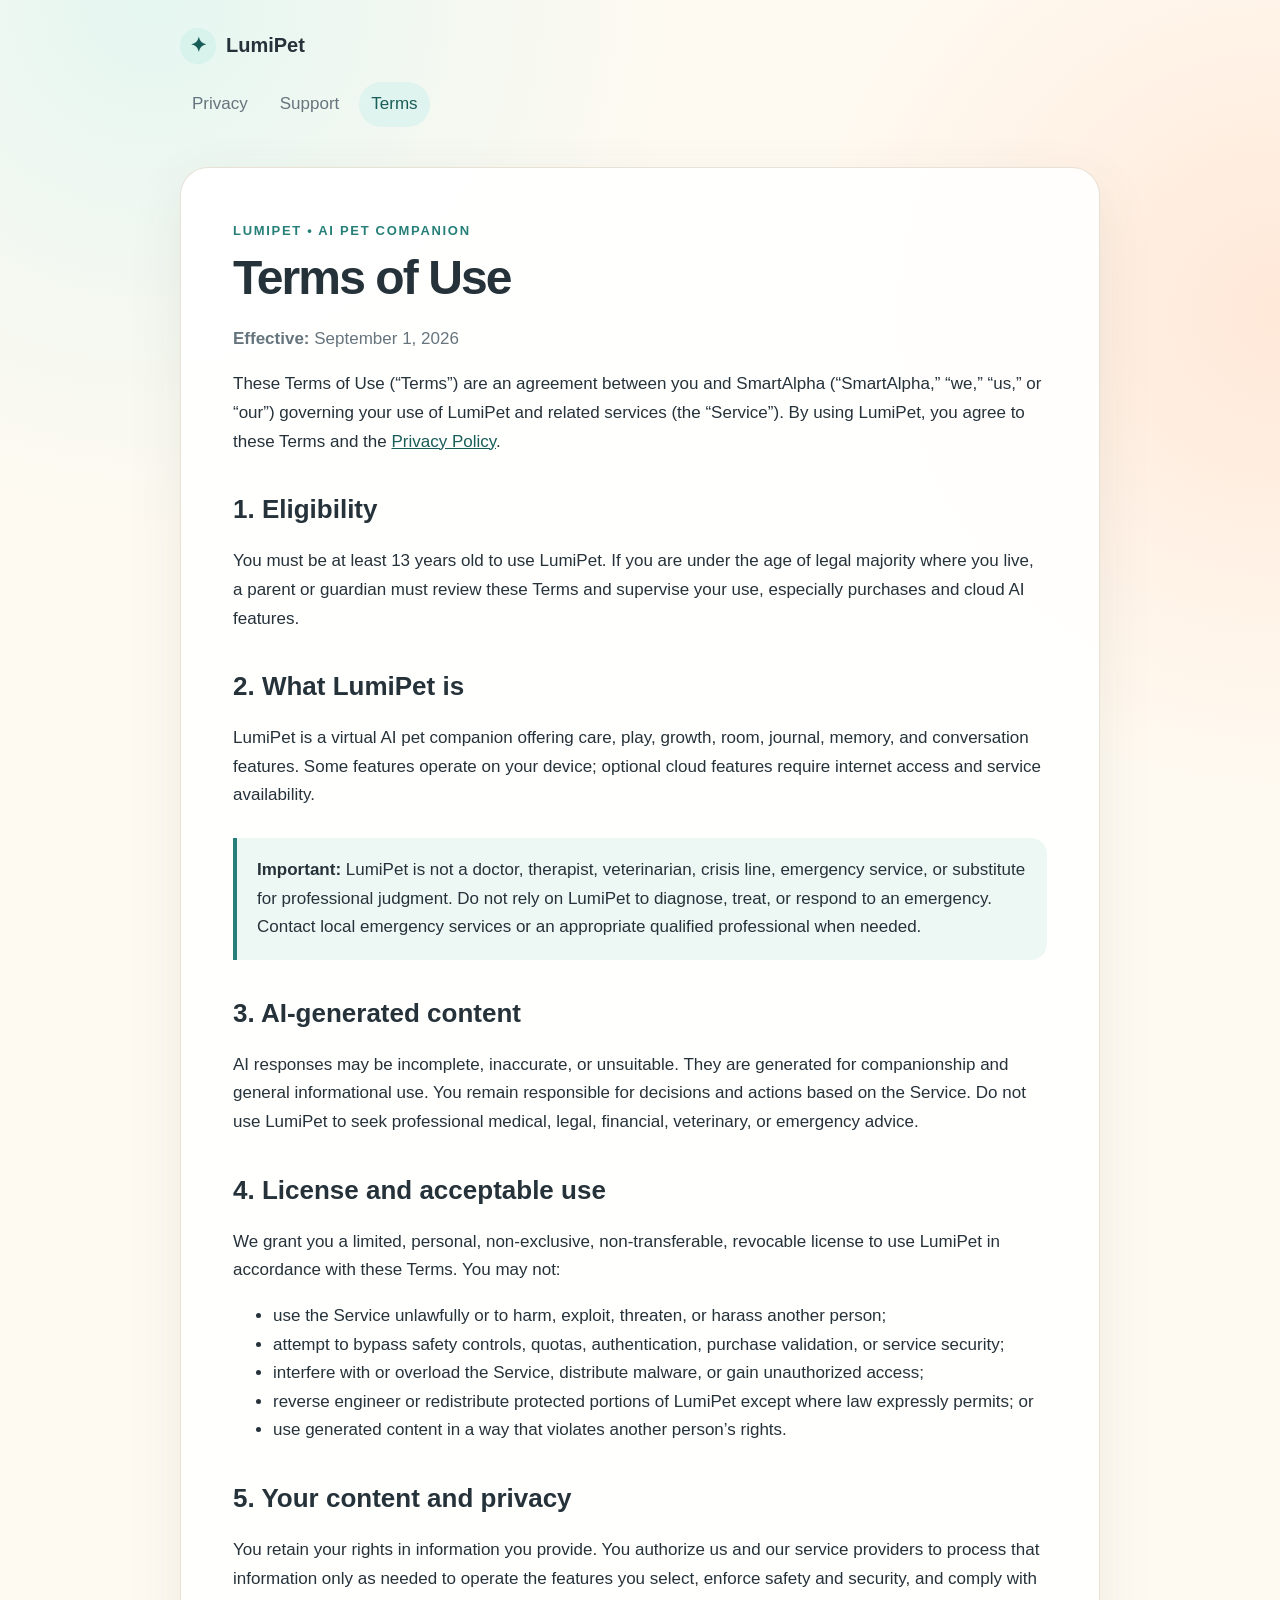
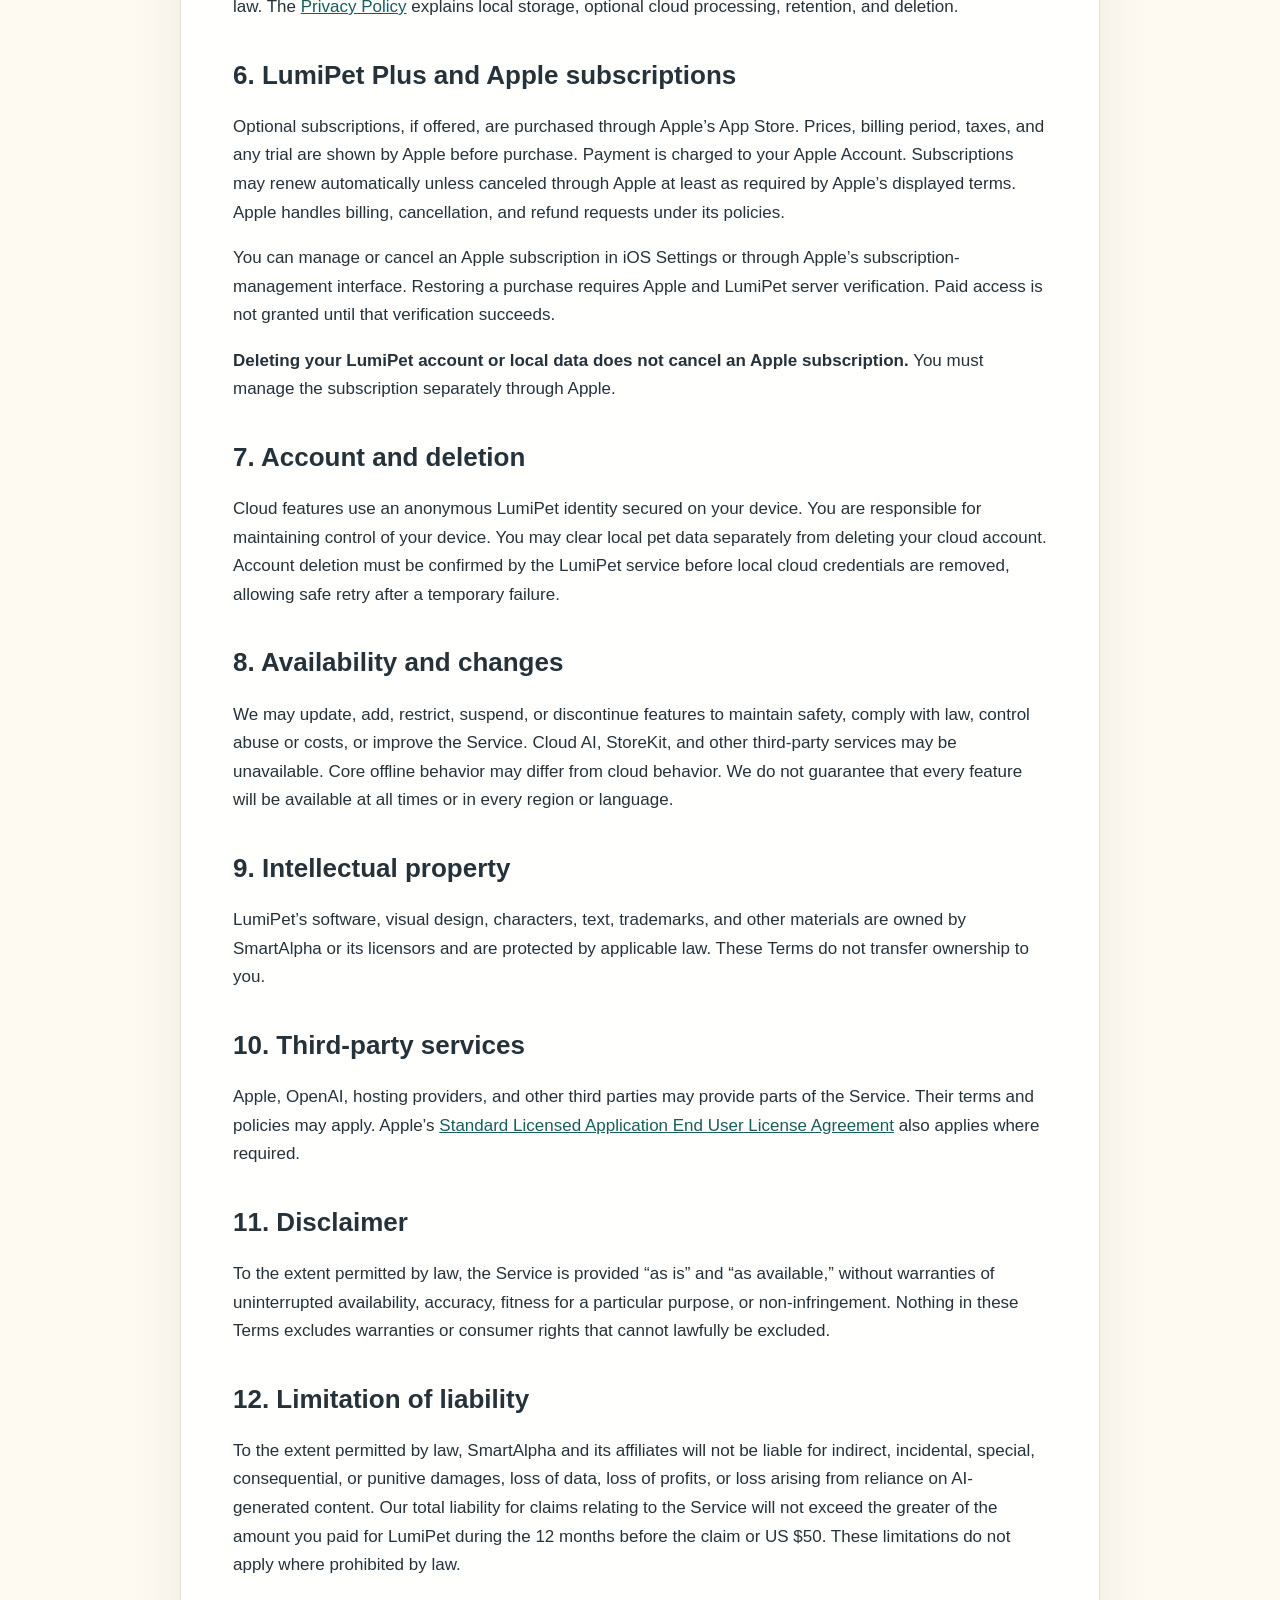
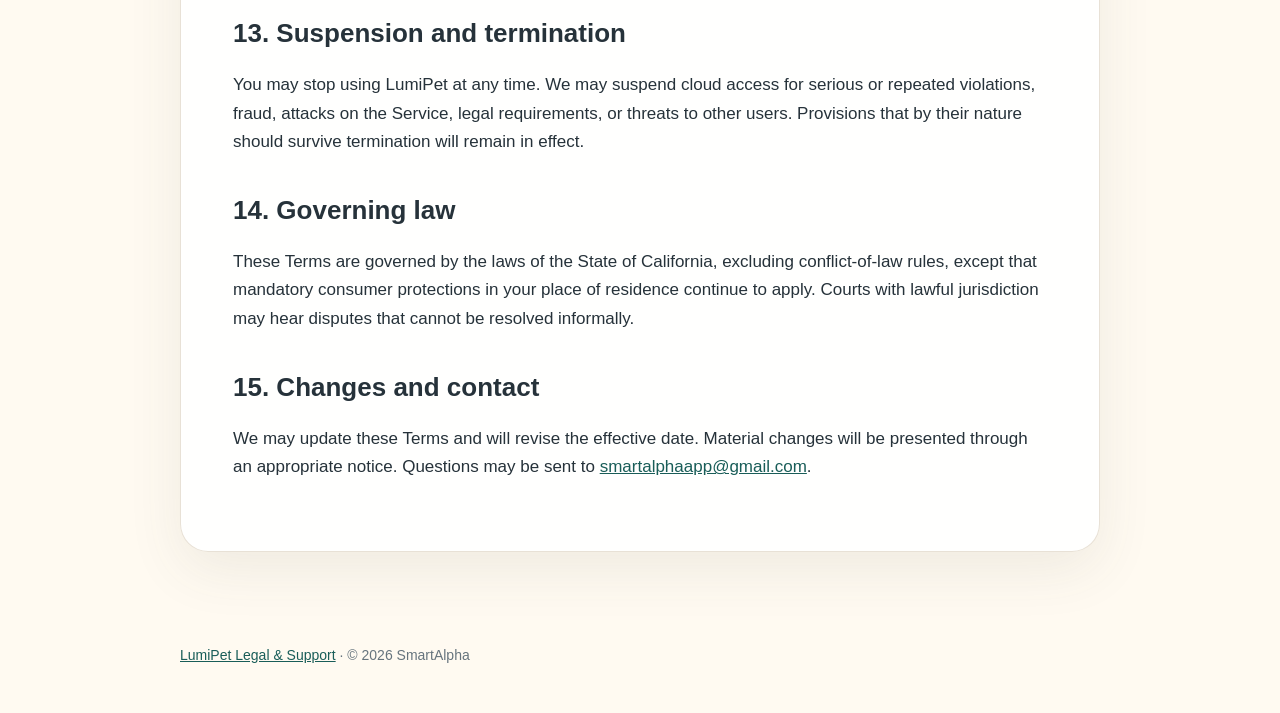
<file: lumipet/terms/index.html>
<!doctype html>
<html lang="en">
<head>
  <meta charset="utf-8">
  <meta name="viewport" content="width=device-width,initial-scale=1">
  <title>LumiPet • Terms of Use</title>
  <meta name="description" content="Terms of Use for LumiPet: AI Pet Companion.">
  <link rel="stylesheet" href="../assets/style.css">
</head>
<body>
  <header class="shell">
    <a class="brand" href="../"><span class="spark" aria-hidden="true">✦</span> LumiPet</a>
    <nav aria-label="LumiPet legal and support">
      <a href="../privacy/">Privacy</a>
      <a href="../support/">Support</a>
      <a href="./" aria-current="page">Terms</a>
    </nav>
  </header>
  <main class="shell">
    <article class="paper">
      <p class="eyebrow">LumiPet • AI Pet Companion</p>
      <h1>Terms of Use</h1>
      <p class="meta"><strong>Effective:</strong> September 1, 2026</p>
      <p>These Terms of Use (“Terms”) are an agreement between you and SmartAlpha (“SmartAlpha,” “we,” “us,” or “our”) governing your use of LumiPet and related services (the “Service”). By using LumiPet, you agree to these Terms and the <a href="../privacy/">Privacy Policy</a>.</p>

      <h2>1. Eligibility</h2>
      <p>You must be at least 13 years old to use LumiPet. If you are under the age of legal majority where you live, a parent or guardian must review these Terms and supervise your use, especially purchases and cloud AI features.</p>

      <h2>2. What LumiPet is</h2>
      <p>LumiPet is a virtual AI pet companion offering care, play, growth, room, journal, memory, and conversation features. Some features operate on your device; optional cloud features require internet access and service availability.</p>
      <div class="callout"><strong>Important:</strong> LumiPet is not a doctor, therapist, veterinarian, crisis line, emergency service, or substitute for professional judgment. Do not rely on LumiPet to diagnose, treat, or respond to an emergency. Contact local emergency services or an appropriate qualified professional when needed.</div>

      <h2>3. AI-generated content</h2>
      <p>AI responses may be incomplete, inaccurate, or unsuitable. They are generated for companionship and general informational use. You remain responsible for decisions and actions based on the Service. Do not use LumiPet to seek professional medical, legal, financial, veterinary, or emergency advice.</p>

      <h2>4. License and acceptable use</h2>
      <p>We grant you a limited, personal, non-exclusive, non-transferable, revocable license to use LumiPet in accordance with these Terms. You may not:</p>
      <ul>
        <li>use the Service unlawfully or to harm, exploit, threaten, or harass another person;</li>
        <li>attempt to bypass safety controls, quotas, authentication, purchase validation, or service security;</li>
        <li>interfere with or overload the Service, distribute malware, or gain unauthorized access;</li>
        <li>reverse engineer or redistribute protected portions of LumiPet except where law expressly permits; or</li>
        <li>use generated content in a way that violates another person’s rights.</li>
      </ul>

      <h2>5. Your content and privacy</h2>
      <p>You retain your rights in information you provide. You authorize us and our service providers to process that information only as needed to operate the features you select, enforce safety and security, and comply with law. The <a href="../privacy/">Privacy Policy</a> explains local storage, optional cloud processing, retention, and deletion.</p>

      <h2>6. LumiPet Plus and Apple subscriptions</h2>
      <p>Optional subscriptions, if offered, are purchased through Apple’s App Store. Prices, billing period, taxes, and any trial are shown by Apple before purchase. Payment is charged to your Apple Account. Subscriptions may renew automatically unless canceled through Apple at least as required by Apple’s displayed terms. Apple handles billing, cancellation, and refund requests under its policies.</p>
      <p>You can manage or cancel an Apple subscription in iOS Settings or through Apple’s subscription-management interface. Restoring a purchase requires Apple and LumiPet server verification. Paid access is not granted until that verification succeeds.</p>
      <p><strong>Deleting your LumiPet account or local data does not cancel an Apple subscription.</strong> You must manage the subscription separately through Apple.</p>

      <h2>7. Account and deletion</h2>
      <p>Cloud features use an anonymous LumiPet identity secured on your device. You are responsible for maintaining control of your device. You may clear local pet data separately from deleting your cloud account. Account deletion must be confirmed by the LumiPet service before local cloud credentials are removed, allowing safe retry after a temporary failure.</p>

      <h2>8. Availability and changes</h2>
      <p>We may update, add, restrict, suspend, or discontinue features to maintain safety, comply with law, control abuse or costs, or improve the Service. Cloud AI, StoreKit, and other third-party services may be unavailable. Core offline behavior may differ from cloud behavior. We do not guarantee that every feature will be available at all times or in every region or language.</p>

      <h2>9. Intellectual property</h2>
      <p>LumiPet’s software, visual design, characters, text, trademarks, and other materials are owned by SmartAlpha or its licensors and are protected by applicable law. These Terms do not transfer ownership to you.</p>

      <h2>10. Third-party services</h2>
      <p>Apple, OpenAI, hosting providers, and other third parties may provide parts of the Service. Their terms and policies may apply. Apple’s <a href="https://www.apple.com/legal/internet-services/itunes/dev/stdeula/">Standard Licensed Application End User License Agreement</a> also applies where required.</p>

      <h2>11. Disclaimer</h2>
      <p>To the extent permitted by law, the Service is provided “as is” and “as available,” without warranties of uninterrupted availability, accuracy, fitness for a particular purpose, or non-infringement. Nothing in these Terms excludes warranties or consumer rights that cannot lawfully be excluded.</p>

      <h2>12. Limitation of liability</h2>
      <p>To the extent permitted by law, SmartAlpha and its affiliates will not be liable for indirect, incidental, special, consequential, or punitive damages, loss of data, loss of profits, or loss arising from reliance on AI-generated content. Our total liability for claims relating to the Service will not exceed the greater of the amount you paid for LumiPet during the 12 months before the claim or US $50. These limitations do not apply where prohibited by law.</p>

      <h2>13. Suspension and termination</h2>
      <p>You may stop using LumiPet at any time. We may suspend cloud access for serious or repeated violations, fraud, attacks on the Service, legal requirements, or threats to other users. Provisions that by their nature should survive termination will remain in effect.</p>

      <h2>14. Governing law</h2>
      <p>These Terms are governed by the laws of the State of California, excluding conflict-of-law rules, except that mandatory consumer protections in your place of residence continue to apply. Courts with lawful jurisdiction may hear disputes that cannot be resolved informally.</p>

      <h2>15. Changes and contact</h2>
      <p>We may update these Terms and will revise the effective date. Material changes will be presented through an appropriate notice. Questions may be sent to <a href="mailto:smartalphaapp@gmail.com">smartalphaapp@gmail.com</a>.</p>
    </article>
  </main>
  <footer class="shell"><a href="../">LumiPet Legal &amp; Support</a> · © <span id="year"></span> SmartAlpha</footer>
  <script>document.getElementById('year').textContent = new Date().getFullYear();</script>
</body>
</html>
</file>
<file: lumipet/assets/style.css>
:root {
  color-scheme: light;
  --ink: #26323a;
  --muted: #66747d;
  --teal: #267f78;
  --teal-dark: #195d58;
  --cream: #fffaf1;
  --peach: #ffe8d8;
  --card: rgba(255, 255, 255, 0.9);
  --line: #e6ded2;
}

* { box-sizing: border-box; }

html { scroll-behavior: smooth; }

body {
  margin: 0;
  color: var(--ink);
  background:
    radial-gradient(circle at 12% 0%, #e5f6f1 0, transparent 34rem),
    radial-gradient(circle at 100% 8%, var(--peach) 0, transparent 30rem),
    var(--cream);
  font-family: -apple-system, BlinkMacSystemFont, "Segoe UI", Roboto, Helvetica, Arial, sans-serif;
  font-size: 17px;
  line-height: 1.68;
}

a { color: var(--teal-dark); }
a:hover { color: var(--teal); }

.shell { width: min(920px, calc(100% - 32px)); margin: 0 auto; }

header { padding: 28px 0 16px; }

.brand {
  display: inline-flex;
  align-items: center;
  gap: 10px;
  color: var(--ink);
  font-size: 20px;
  font-weight: 750;
  text-decoration: none;
}

.spark {
  display: grid;
  width: 36px;
  height: 36px;
  place-items: center;
  border-radius: 50%;
  background: #d8f2ec;
  color: var(--teal-dark);
}

nav { display: flex; flex-wrap: wrap; gap: 8px; margin-top: 18px; }
nav a {
  padding: 8px 12px;
  border-radius: 999px;
  color: var(--muted);
  text-decoration: none;
}
nav a[aria-current="page"], nav a:hover { background: #dff3ef; color: var(--teal-dark); }

main { padding: 24px 0 64px; }

.hero, .paper {
  border: 1px solid rgba(230, 222, 210, 0.9);
  border-radius: 28px;
  background: var(--card);
  box-shadow: 0 18px 55px rgba(73, 74, 69, 0.09);
}

.hero { padding: clamp(28px, 6vw, 64px); }
.paper { padding: clamp(24px, 5vw, 52px); }

.eyebrow {
  margin: 0 0 8px;
  color: var(--teal);
  font-size: 13px;
  font-weight: 800;
  letter-spacing: 0.13em;
  text-transform: uppercase;
}

h1, h2, h3 { line-height: 1.22; }
h1 { margin: 0 0 16px; font-size: clamp(38px, 8vw, 64px); letter-spacing: -0.04em; }
.paper h1 { font-size: clamp(34px, 6vw, 48px); }
h2 { margin-top: 38px; font-size: 26px; }
h3 { margin-top: 26px; }

.lede { max-width: 700px; color: var(--muted); font-size: 20px; }
.meta, .note { color: var(--muted); }

.cards {
  display: grid;
  grid-template-columns: repeat(3, minmax(0, 1fr));
  gap: 14px;
  margin-top: 32px;
}

.card {
  display: block;
  min-height: 168px;
  padding: 22px;
  border: 1px solid var(--line);
  border-radius: 20px;
  background: white;
  color: var(--ink);
  text-decoration: none;
}

.card:hover { border-color: #aadbd2; transform: translateY(-1px); }
.card strong { display: block; margin-bottom: 8px; font-size: 20px; }
.card span { color: var(--muted); }

.callout {
  margin: 28px 0;
  padding: 18px 20px;
  border-left: 4px solid var(--teal);
  border-radius: 0 16px 16px 0;
  background: #edf8f5;
}

table { width: 100%; border-collapse: collapse; }
th, td { padding: 12px; border-bottom: 1px solid var(--line); text-align: left; vertical-align: top; }
th { color: var(--teal-dark); }

code { padding: 2px 6px; border-radius: 6px; background: #f3eee6; }

footer { padding: 28px 0 46px; color: var(--muted); font-size: 14px; }

@media (max-width: 720px) {
  body { font-size: 16px; }
  .cards { grid-template-columns: 1fr; }
  .card { min-height: 0; }
  th, td { display: block; padding: 8px 0; }
  th { padding-top: 18px; border-bottom: 0; }
}

@media (prefers-reduced-motion: no-preference) {
  .card { transition: transform 160ms ease, border-color 160ms ease; }
}
</file>
